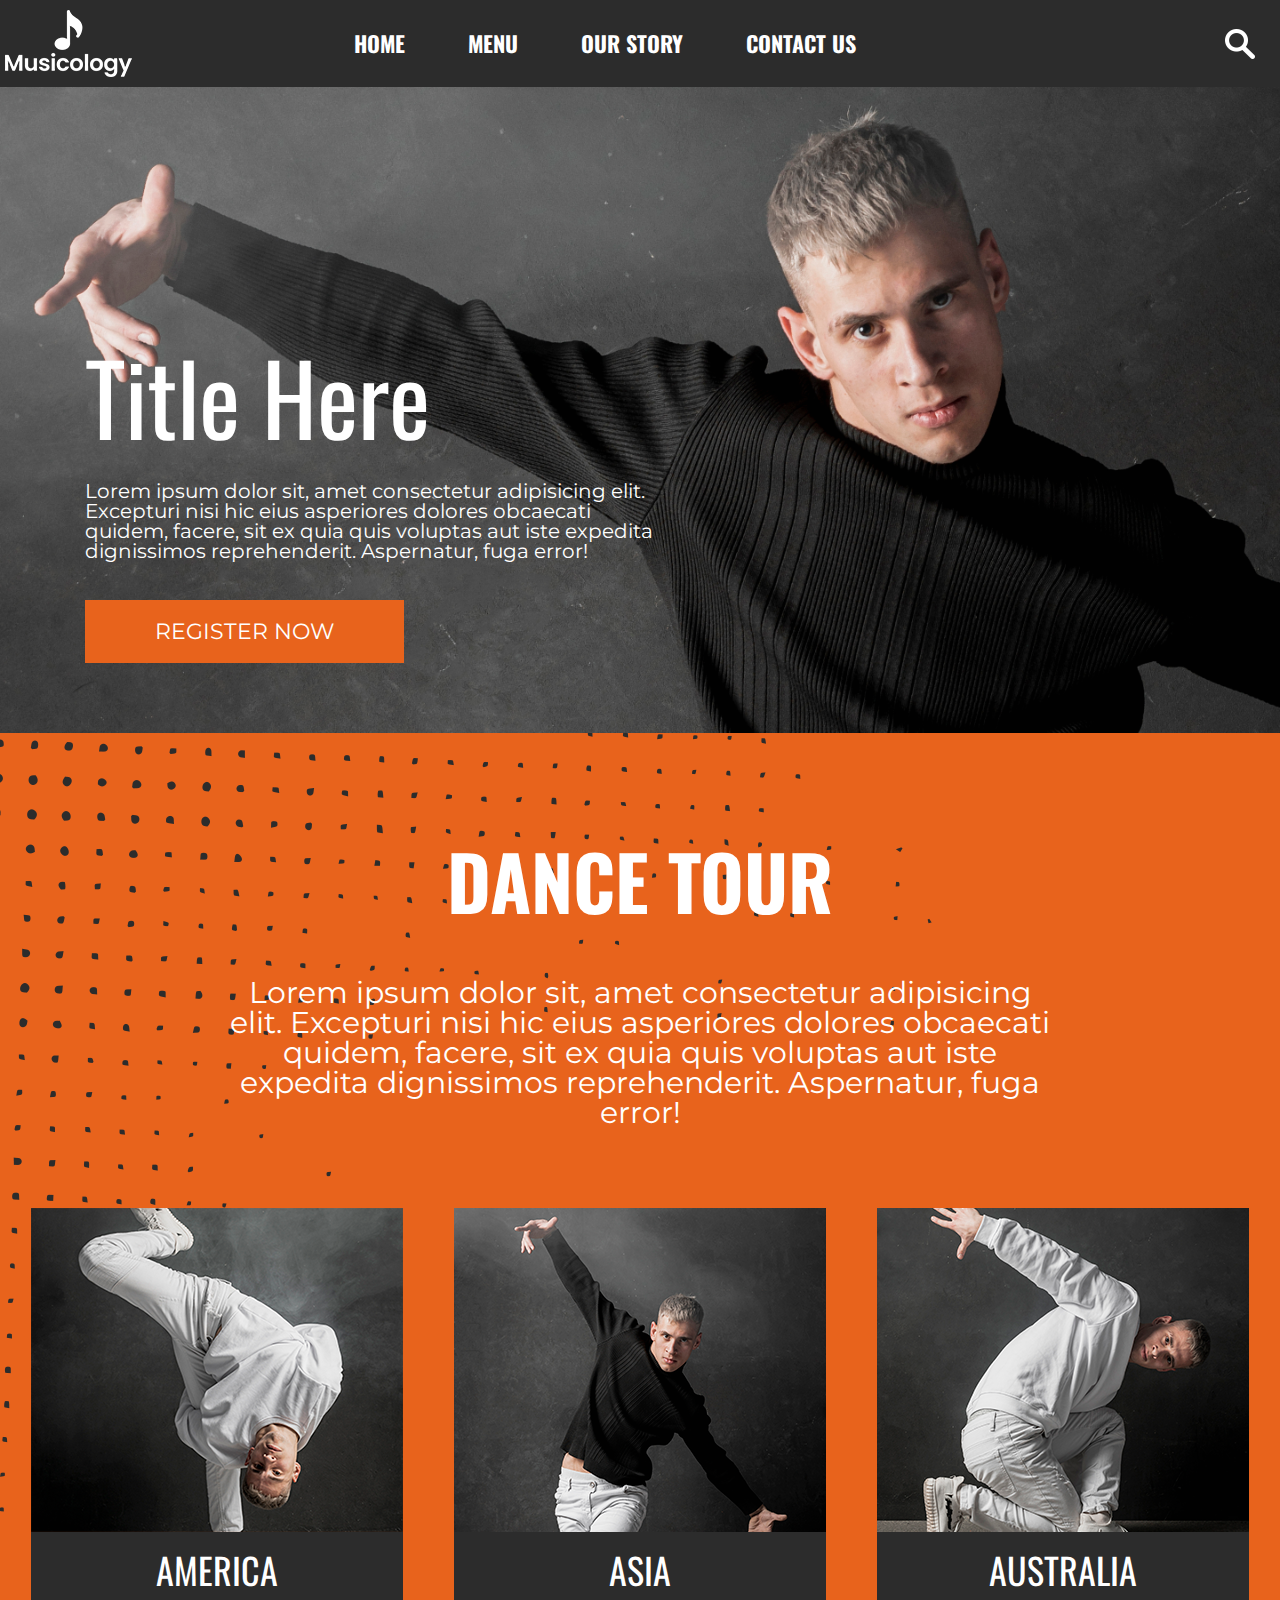
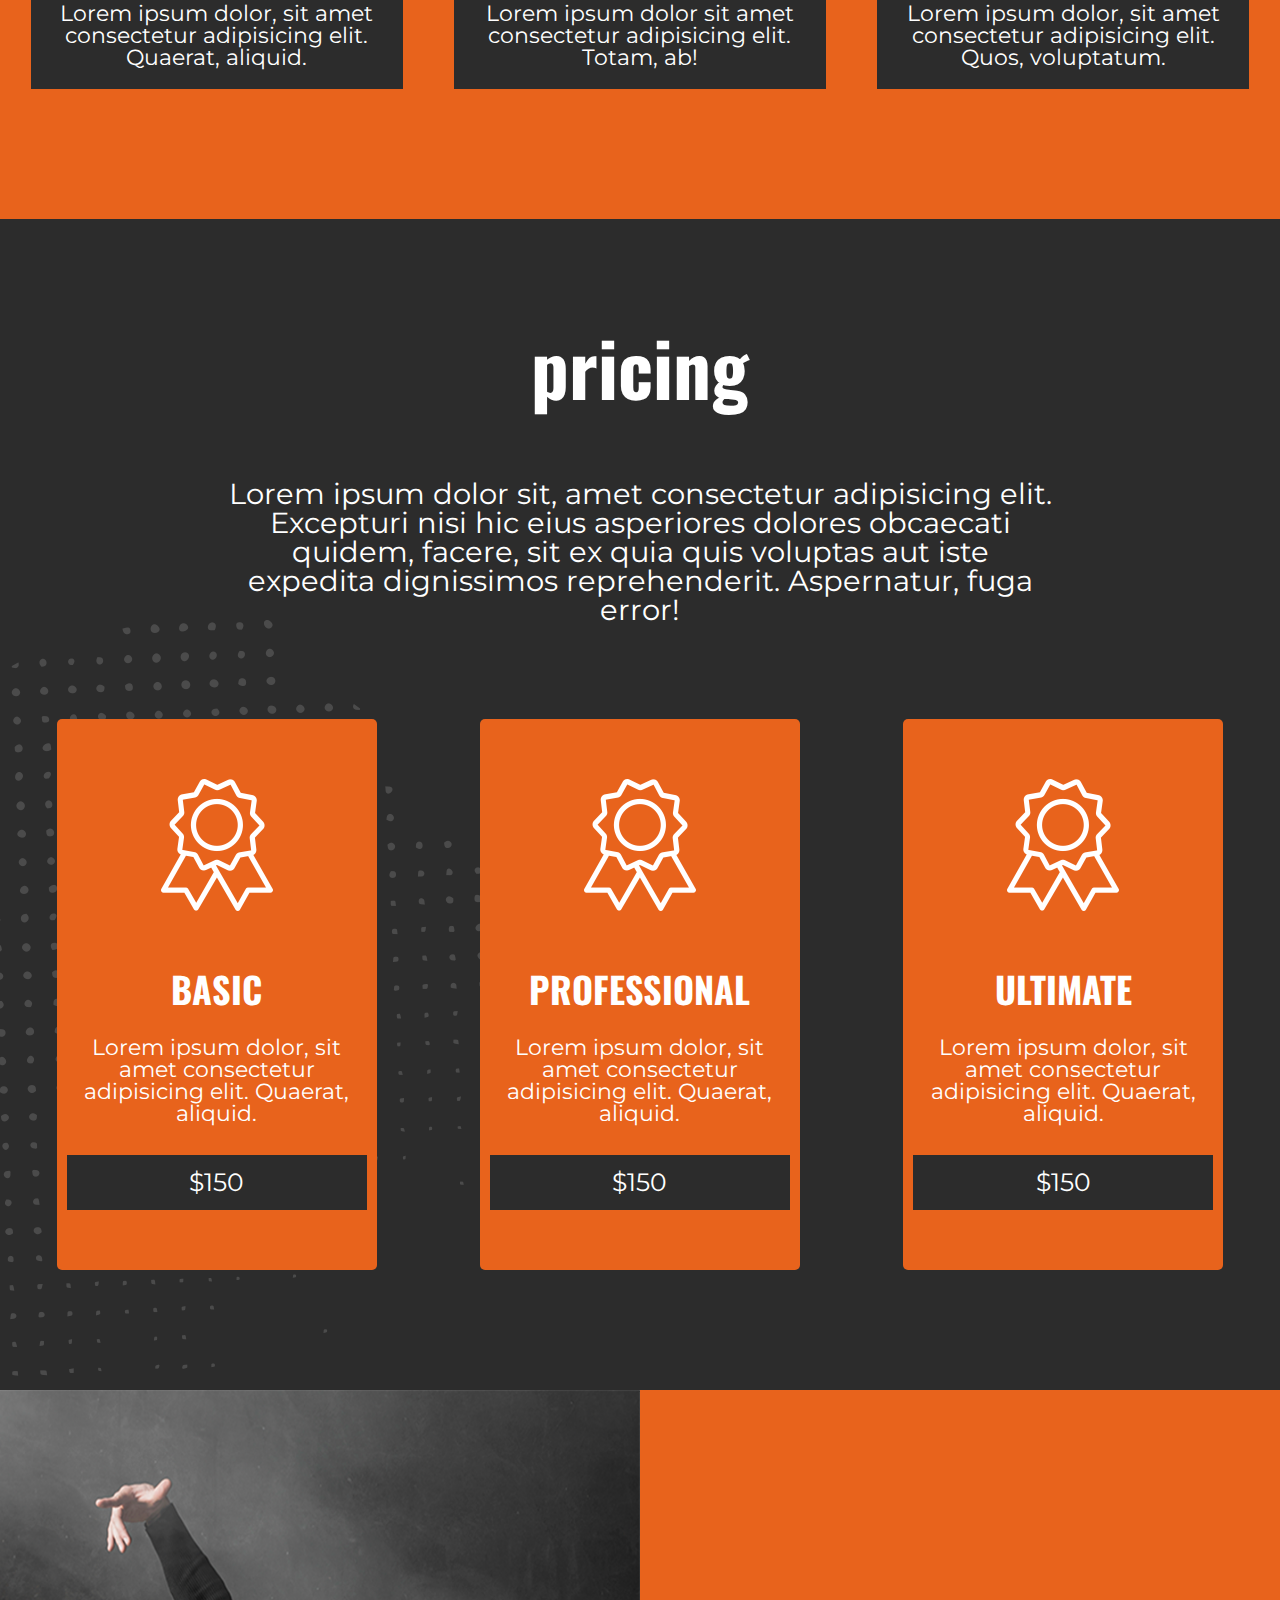
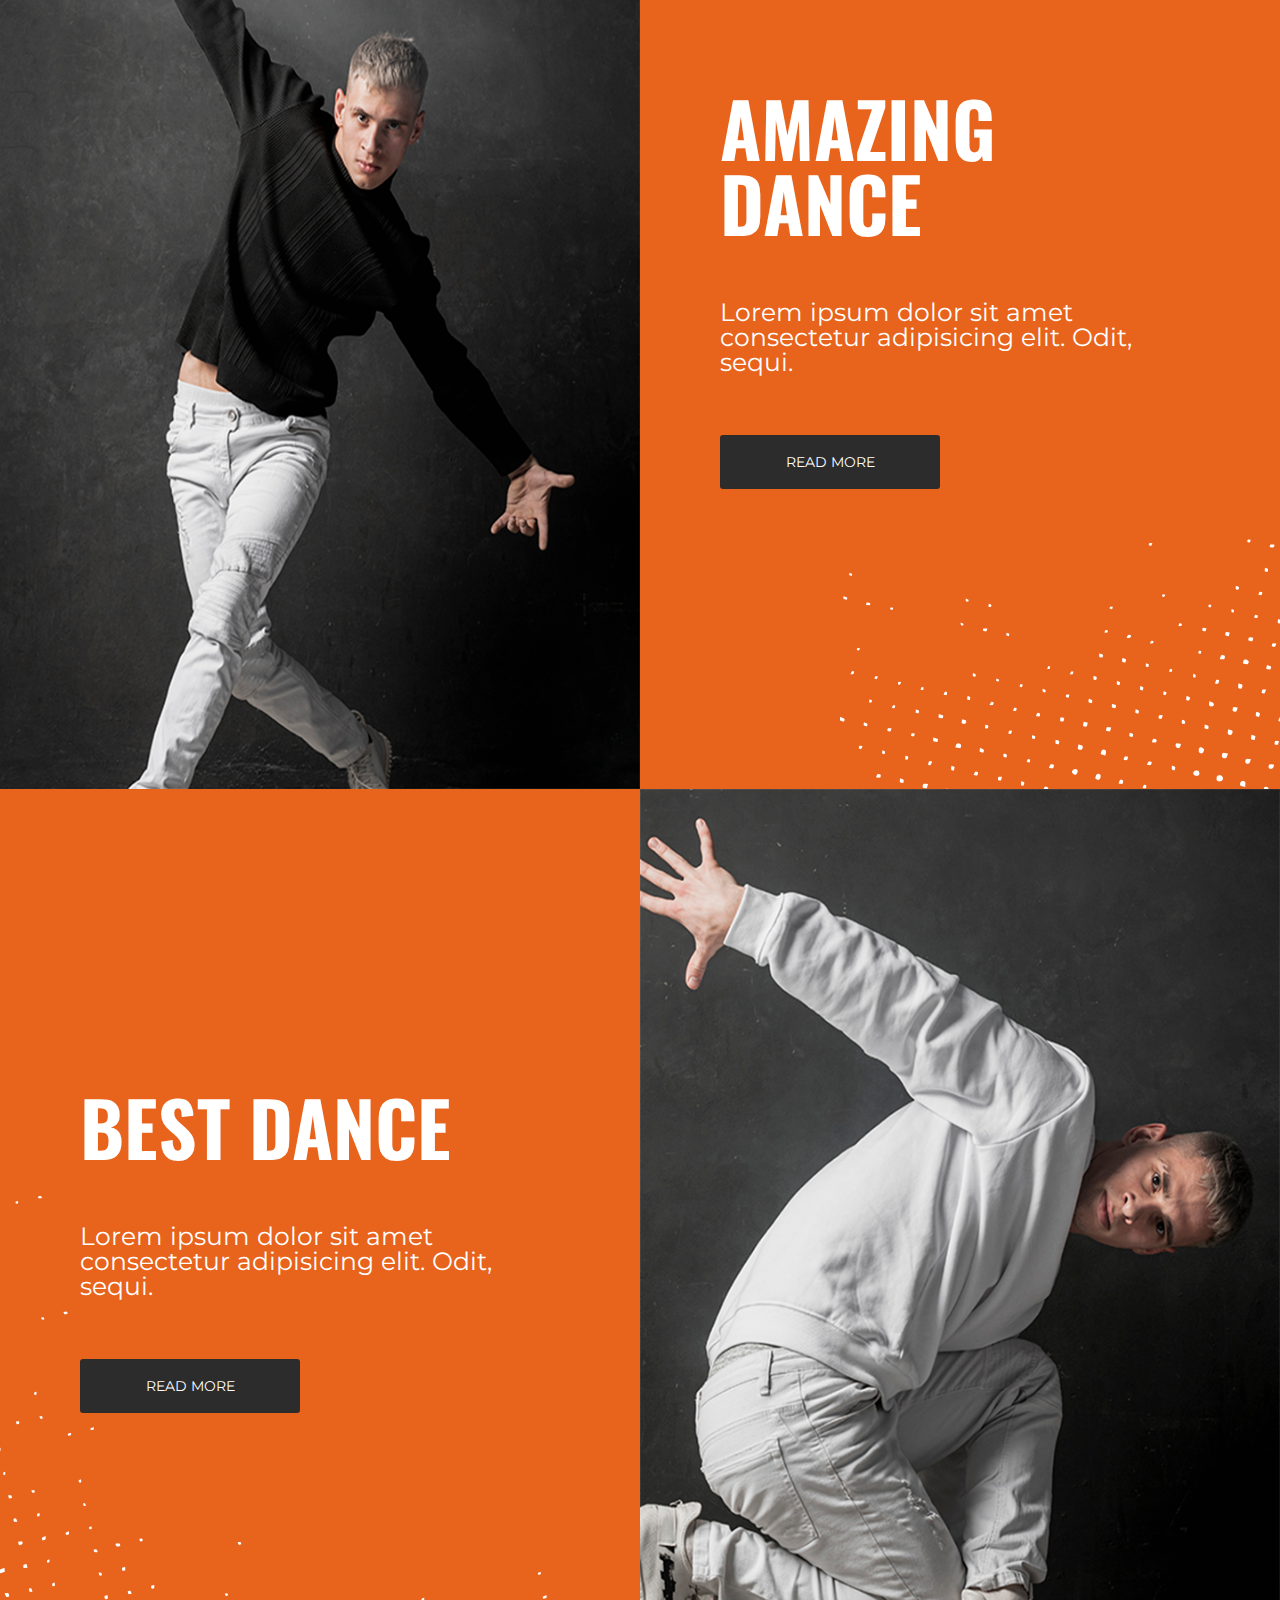
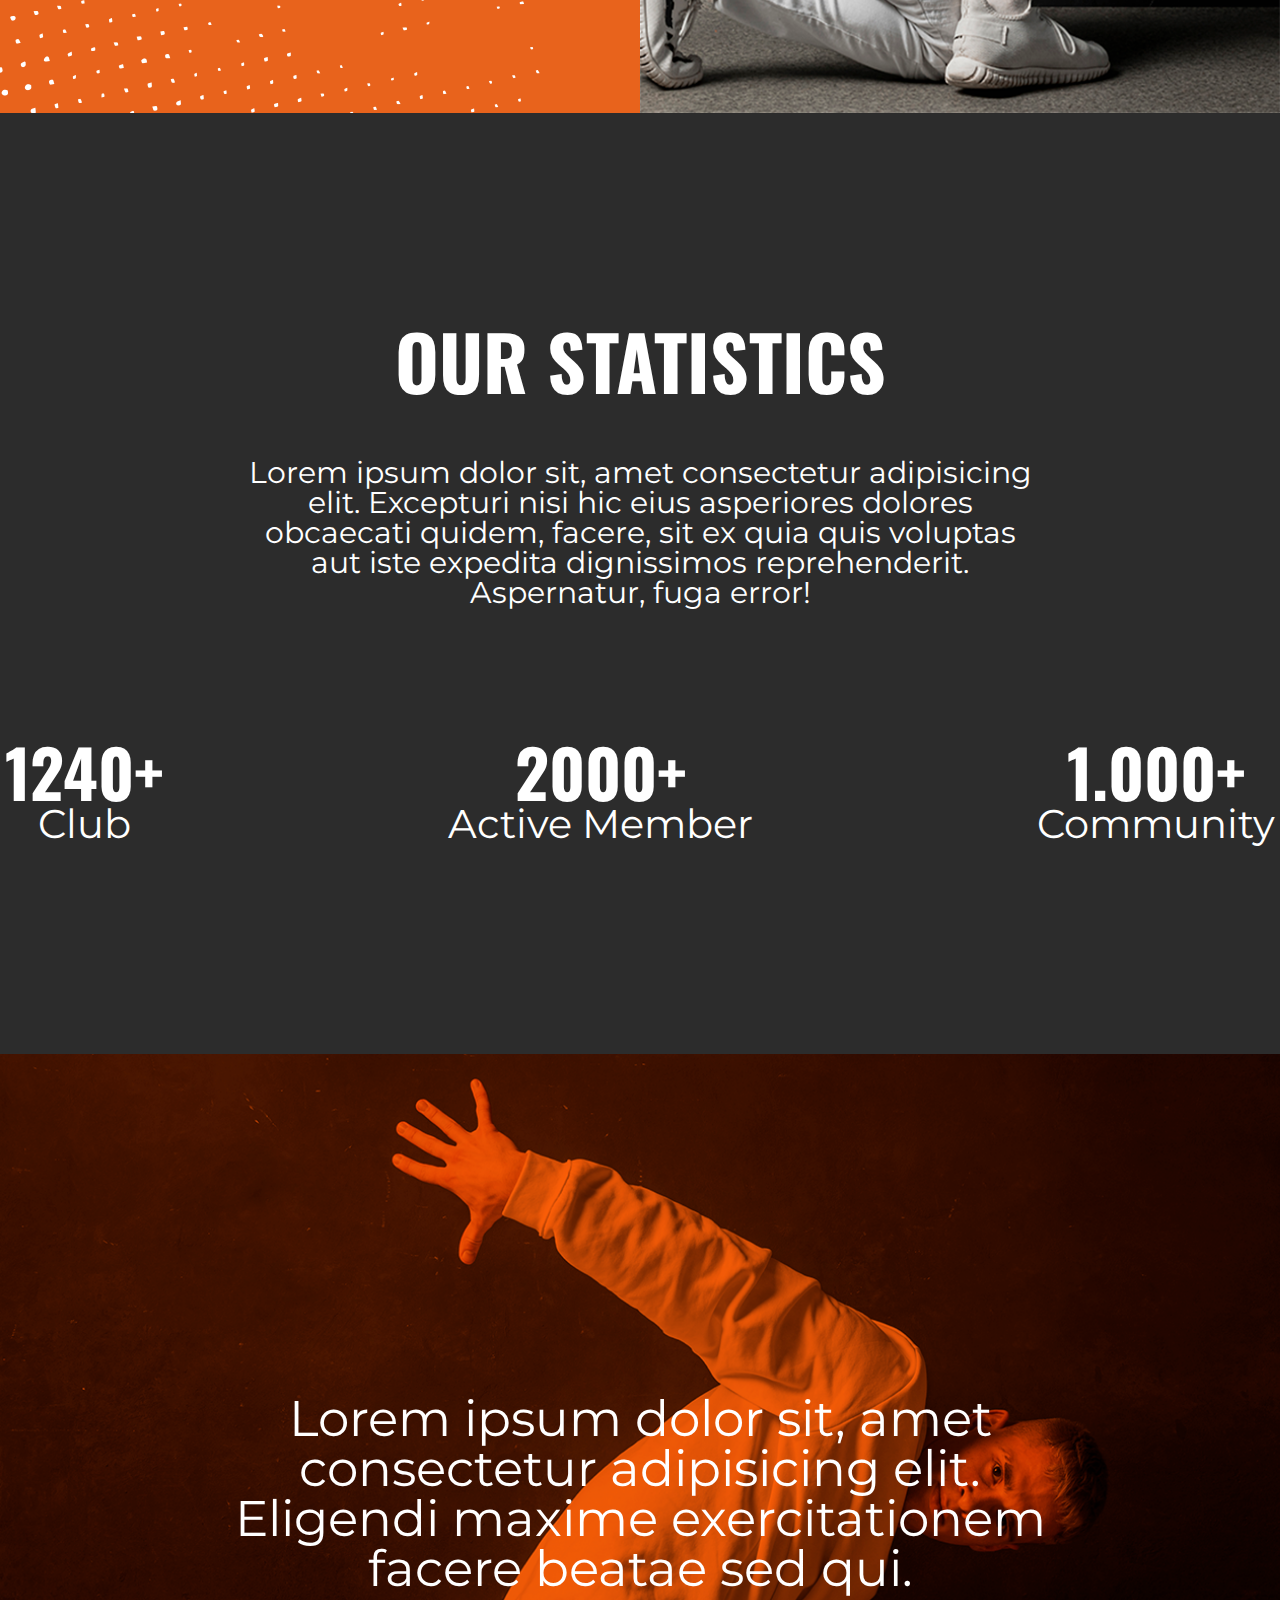
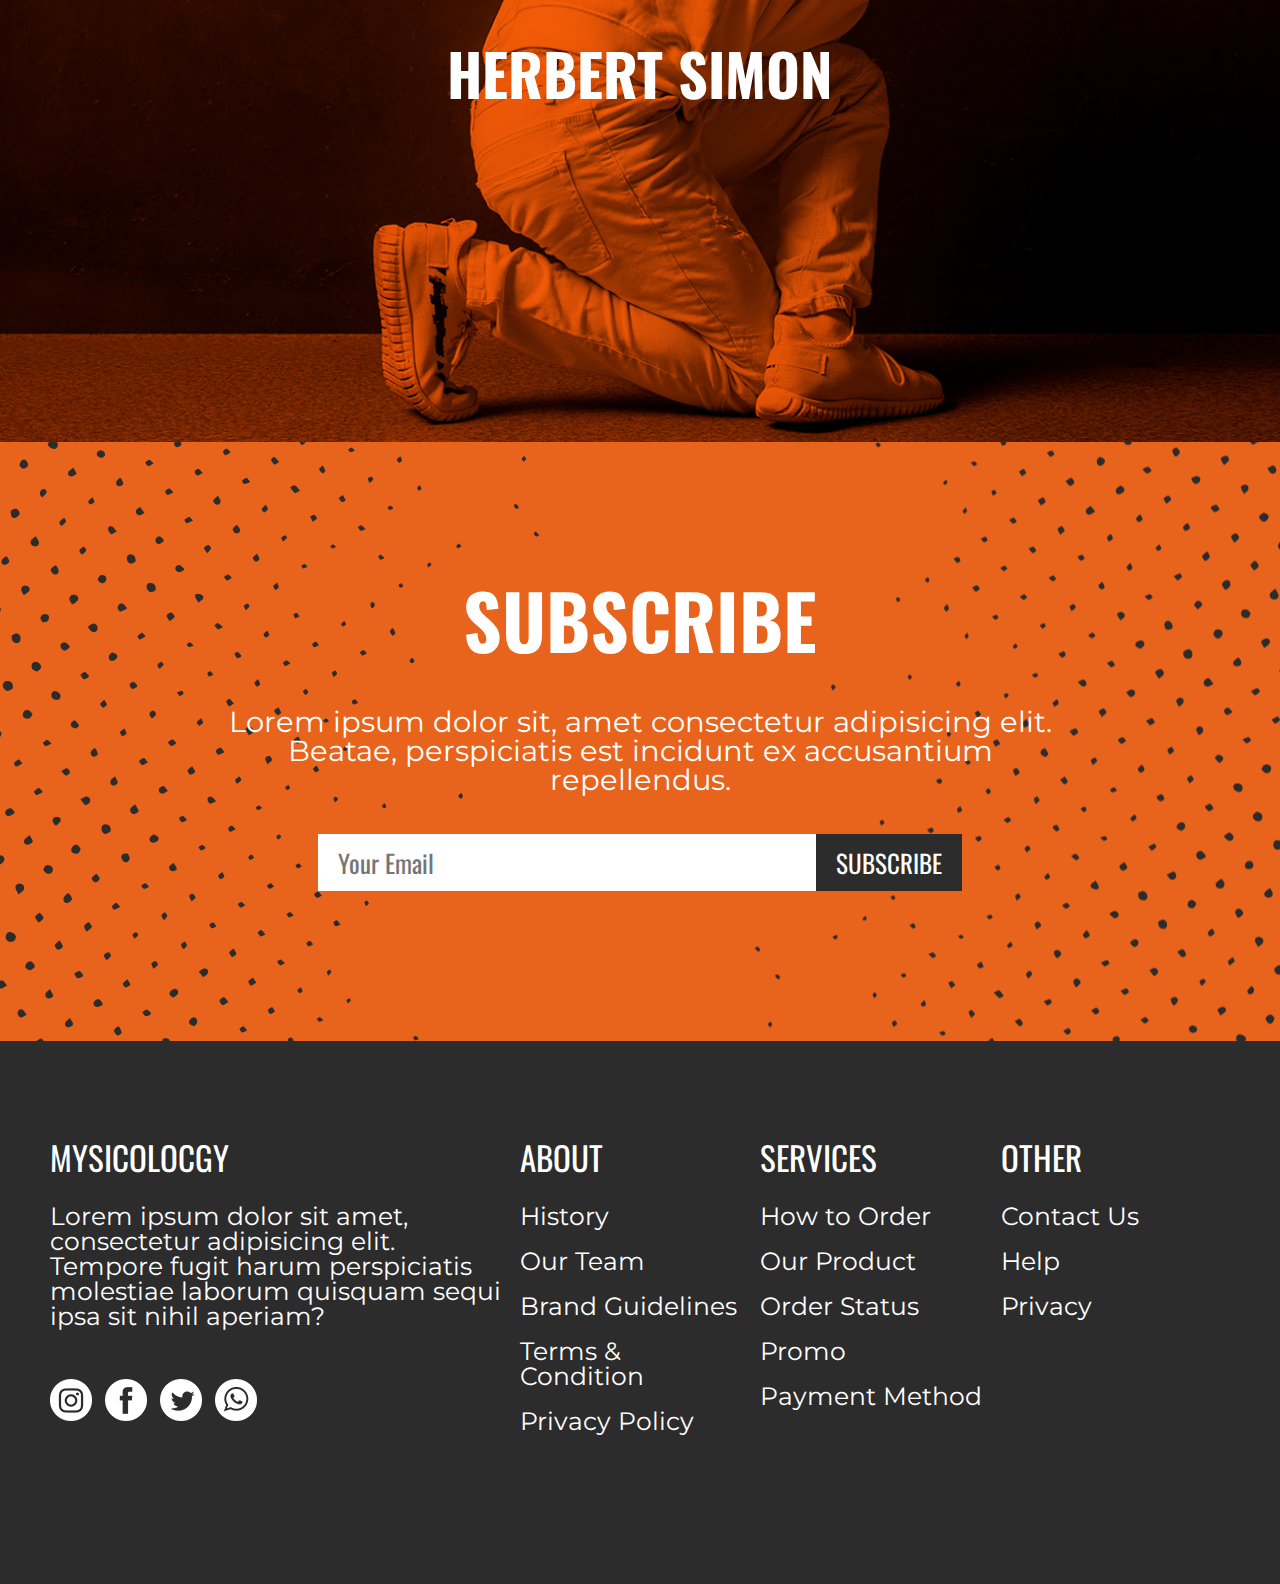
<file: index.html>
<!DOCTYPE html>
<html lang="en">
<head>
    <meta charset="UTF-8">
    <meta http-equiv="X-UA-Compatible" content="IE=edge">
    <title>dance</title>
    <meta name="viewport" content="width=device-width, initial-scale=1.0">
    <link rel="stylesheet" href="css/style.css">
    <link rel="preconnect" href="https://fonts.googleapis.com">
    <link rel="preconnect" href="https://fonts.gstatic.com" crossorigin>
    <link href="https://fonts.googleapis.com/css2?family=Montserrat&family=Oswald:wght@400;700&display=swap" rel="stylesheet">

    <link rel="icon" type="image/x-icon" href="favicons/favicon.ico">
</head>
<body>
    <header>
        <div class="header__container container">
            <img class="header__logo" src="image/logo/Vector Smart Object (Double Click to Edit).png" alt="">
            <p class="header__menu">MENU</p>
            <ul class="header__nav">
                <li class="header__nav-li"><a class="header__nav-link" href="#">HOME</a></li>
                <li class="header__nav-li"><a class="header__nav-link" href="#">MENU</a></li>
                <li class="header__nav-li"><a class="header__nav-link" href="#">OUR STORY</a></li>
                <li class="header__nav-li"><a class="header__nav-link" href="#">CONTACT US</a></li>
                <li class="close">X</li>
            </ul>
            
            <form class="header__form" action="#">
                <div class="header__input"><input class="header__input-text" type="text"></div>
            </form>

        </div>
        

    </header>

    <div class="titlehere">
        <div class="titlehere__container container">
            <h1 class="titlehere__title">Title Here</h1>
            <p class="titlehere__subtitle">Lorem ipsum dolor sit, amet consectetur adipisicing elit. Excepturi nisi hic eius asperiores dolores obcaecati quidem, facere, sit ex quia quis voluptas aut iste expedita dignissimos reprehenderit. Aspernatur, fuga error!</p>
            <p class="titlehere__btn btn"><a href="#">REGISTER NOW</a></p>
        </div>

    </div>

    <div class="dance">
        <div class="dance__container container">
            <div class="dance__header">
                <h2 class="dance__title title">DANCE TOUR</h2>
                <p class="dance__subtitle">Lorem ipsum dolor sit, amet consectetur adipisicing elit. Excepturi nisi hic eius asperiores dolores obcaecati quidem, facere, sit ex quia quis voluptas aut iste expedita dignissimos reprehenderit. Aspernatur, fuga error!</p>
            </div>
            <div class="dance__blocks">
                <div class="dance__block">
                    <img class="dance__block-img" src="image/content/Shape.png" alt="">
                    <div class="dance__block-text">
                        <h3 class="dance__block-title">AMERICA</h3>
                        <p class="dance__block-subtitle">Lorem ipsum dolor, sit amet consectetur adipisicing elit. Quaerat, aliquid.</p>
                    </div>
                </div>
                <div class="dance__block">
                    <img class="dance__block-img" src="image/content/Place Your Image Here (Double Click to Edit).png" alt="">
                    <div class="dance__block-text">
                        <h3 class="dance__block-title">ASIA</h3>
                        <p class="dance__block-subtitle">Lorem ipsum dolor sit amet consectetur adipisicing elit. Totam, ab!</p>
                    </div>
                </div>
                <div class="dance__block">
                    <img class="dance__block-img" src="image/content/Place Your Image Here3 (Double Click to Edit).png" alt="">
                    <div class="dance__block-text">
                        <h3 class="dance__block-title">AUSTRALIA</h3>
                        <p class="dance__block-subtitle">Lorem ipsum dolor, sit amet consectetur adipisicing elit. Quos, voluptatum.</p>
                    </div>
                </div>
            </div>
        </div>

    </div>
    <div class="pricing">
        <div class="pricing__container container">
            <div class="pricing__header">
                <h2 class="pricing__title title">pricing</h2>
                <p class="pricing__subtitle">Lorem ipsum dolor sit, amet consectetur adipisicing elit. Excepturi nisi hic eius asperiores dolores obcaecati quidem, facere, sit ex quia quis voluptas aut iste expedita dignissimos reprehenderit. Aspernatur, fuga error!</p>
            </div>
            <div class="pricing__blocks">
                <div class="pricing__block">
                    <img class="pricing__block-img" src="image/content/Place Your Image Herebloc (Double Click to Edit).png" alt="">
                    <div class="pricing__block-text">
                        <h3 class="pricing__block-title">BASIC</h3>
                        <p class="pricing__block-subtitle">Lorem ipsum dolor, sit amet consectetur adipisicing elit. Quaerat, aliquid.</p>
                        <p class="pricing__block-price btn"><a class="pricing__block-link" href="#">$150</a></p>
                    </div>
                </div>
                <div class="pricing__block">
                    <img class="pricing__block-img" src="image/content/Place Your Image Herebloc (Double Click to Edit).png" alt="">
                    <div class="pricing__block-text">
                        <h3 class="pricing__block-title">PROFESSIONAL</h3>
                        <p class="pricing__block-subtitle">Lorem ipsum dolor, sit amet consectetur adipisicing elit. Quaerat, aliquid.</p>
                        <p class="pricing__block-price btn"><a class="pricing__block-link" href="#">$150</a></p>
                    </div>
                </div>
                <div class="pricing__block">
                    <img class="pricing__block-img" src="image/content/Place Your Image Herebloc (Double Click to Edit).png" alt="">
                    <div class="pricing__block-text">
                        <h3 class="pricing__block-title">ULTIMATE</h3>
                        <p class="pricing__block-subtitle">Lorem ipsum dolor, sit amet consectetur adipisicing elit. Quaerat, aliquid.</p>
                        <p class="pricing__block-price btn"><a class="pricing__block-link" href="#">$150</a></p>
                    </div>
                </div>
                
            </div>
        </div>

    </div>
    <div class="dances">
        <div class="dances__amazing">
            <div class="dances__amazing-blimg"><img class="dances__amazing-img" src="image/date2208.png" alt=""></div>
            <div class="dances__amazing-block">
                <h3 class="dances__amazing-title title">AMAZING DANCE</h3>
                <p class="dances__amazing-subtitle">Lorem ipsum dolor sit amet consectetur adipisicing elit. Odit, sequi.</p>
                <p class="dances__amazing-btn btn"><a class="dances__amazing-link" href="#">READ MORE</a></p>
            </div>
        </div>
        <div class="dances__amazing">
            <div class="dances__amazing-block">
                <h3 class="dances__amazing-title title">BEST DANCE</h3>
                <p class="dances__amazing-subtitle">Lorem ipsum dolor sit amet consectetur adipisicing elit. Odit, sequi.</p>
                <p class="dances__amazing-btn btn"><a class="dances__amazing-link" href="#">READ MORE</a></p>
            </div>
            <div class="dances__amazing-blimg"><img class="dances__amazing-img" src="image/date22.png" alt=""></div>
        </div>
    </div>

    <div class="statis">
        <div class="statis__container container">
            <div class="statis__header">
                <h2 class="statis__title title">OUR STATISTICS</h2>
                <p class="statis__subtitle">Lorem ipsum dolor sit, amet consectetur adipisicing elit. Excepturi nisi hic eius asperiores dolores obcaecati quidem, facere, sit ex quia quis voluptas aut iste expedita dignissimos reprehenderit. Aspernatur, fuga error!</p>
            </div>
            <div class="statis__blocks">
                <div class="statis__block">
                    <div class="statis__block-text">
                        <h3 class="statis__block-title">1240+</h3>
                        <p class="statis__block-subtitle">Club</p>
                    </div>
                </div>
                <div class="statis__block">
                    <div class="statis__block-text">
                        <h3 class="statis__block-title">2000+</h3>
                        <p class="statis__block-subtitle">Active Member</p>
                    </div>
                </div>
                <div class="statis__block">
                    <div class="statis__block-text">
                        <h3 class="statis__block-title">1.000+</h3>
                        <p class="statis__block-subtitle">Community</p>
                    </div>
                </div>
                
            </div>
        </div>

    </div>
    <div class="herbert">
        <div class="herbert__container container">
            <p class="herbert__text">Lorem ipsum dolor sit, amet consectetur adipisicing elit. Eligendi maxime exercitationem facere beatae sed qui.</p>
            <h2 class="herbert__author"> HERBERT SIMON</h2>
        </div>
    </div>

    <div class="subscribe">
        <div class="subscribe__container container">
            <h2 class="subscribe_title title">SUBSCRIBE</h2>
            <p class="subscribe__subtitle">Lorem ipsum dolor sit, amet consectetur adipisicing elit. Beatae, perspiciatis est incidunt ex accusantium repellendus.</p>
            <form class="subscribe__form" action="#">
                <input class="subscribe__input-text" placeholder="Your Email" type="text">
                <input class="subscribe__input-submit btn" type="submit" value="SUBSCRIBE">
            </form>
        </div>
    </div>
    <footer>
        <div class="footer__container">
            <div class="footer__blocks">
                <div class="footer__block">
                    <h3 class="footer__block-title">MYSICOLOCGY</h3>
                    <p class="footer__block-subtitle">Lorem ipsum dolor sit amet, consectetur adipisicing elit. Tempore fugit harum perspiciatis molestiae laborum quisquam sequi ipsa sit nihil aperiam?</p>
                    <ul class="footer__block-ul">
                        <li class="footer__block-li"><a class="footer__block-link" href="#"><img src="image/Instagram.png" alt=""></a></li>
                        <li class="footer__block-li"><a class="footer__block-link" href="#"><img src="image/Facebook.png" alt=""></a></li>
                        <li class="footer__block-li"><a class="footer__block-link" href="#"><img src="image/Twitter.png" alt=""></a></li>
                        <li class="footer__block-li"><a class="footer__block-link" href="#"><img src="image/WhatsApp.png" alt=""></a></li>
                    </ul>
                </div>
                <div class="footer__block">
                    <h3 class="footer__block-title">ABOUT</h3>
                    <p class="footer__block-subtitle">History</p>
                    <p class="footer__block-subtitle">Our Team</p>
                    <p class="footer__block-subtitle">Brand Guidelines</p>
                    <p class="footer__block-subtitle">Terms & Condition</p>
                    <p class="footer__block-subtitle">Privacy Policy</p>
                    
                </div>
                <div class="footer__block">
                    <h3 class="footer__block-title">SERVICES</h3>
                    <p class="footer__block-subtitle">How to Order</p>
                    <p class="footer__block-subtitle">Our Product</p>
                    <p class="footer__block-subtitle">Order Status</p>
                    <p class="footer__block-subtitle">Promo</p>
                    <p class="footer__block-subtitle">Payment Method</p>
                    
                </div>
                <div class="footer__block">
                    <h3 class="footer__block-title">OTHER</h3>
                    <p class="footer__block-subtitle">Contact Us</p>
                    <p class="footer__block-subtitle">Help </p>
                    <p class="footer__block-subtitle">Privacy </p>
                </div>

            </div>
        </div>
    </footer>


    <script src="js/script.js"></script>
</body>
</html>
</file>
<file: css/style.css>
*{
    padding: 0;
    margin: 0;
    border: 0;
}
*,*:before,*:after{
    -moz-box-sizing: border-box;
    -webkit-box-sizing: border-box;
    box-sizing: border-box;
}
:focus,:active{outline: none;}
a:focus,a:active{outline: none;}

nav,footermheadernaside{display: block;}

html,body{
    height: 100%;
    width: 100%;
    font-size: 100%;
    line-height: 1;
    font-size: 14px;
    -ms-text-size-adjust: 100%;
    -moz-text-size-adjust: 100%;
    -webkit-text-size-adjust: 100%;
}
input,button,textarea{font-family: inherit;}

input::-ms-clear{display: none;}
button{cursor: pointer;}
button::-moz-focus-inner {padding:0;border:0;}
a, a:visited{text-decoration: none;}
a:hover{text-decoration: none;}
ul li{list-style: none;}
img{vertical-align: top;}

h1,h2,h3,h4,h5,h6{font-size:inherit;font-weight: 400;}
/*--------------------------*/
body{
    font-family: "Oswald", Helvetica, sans-serif;
    color: #FFF;
   
}
textarea,
input.text,
input[type="text"],
input[type="button"],
input[type="submit"],
.input-checkbox {
-webkit-appearance: none;
border-radius: 0;
}
.header__nav-link{
    font-size: 22px;
    font-weight: bold;
    z-index: 11;
}
a{
    color: #FFF;
}
.btn{
    transition: 0.5s all;
}
.btn:hover{
    opacity: 0.7;
}
p{
    font-family: "Montserrat",serif;
   
}
.container{
    padding: 10px 5px;
    max-width: 1300px;
    margin: 0 auto;

}
.title{
    font-size: 75px;
    font-weight: bold;
}
header{
    background-color: #2c2c2c;
}
.header__container{
    display: flex;
    background-color: #2c2c2c;
    align-items: center;
    justify-content: space-between;
    position: relative;
    z-index: 11;
}
.header__nav{
}
.header__nav-li{
    position: relative;
    display: inline-block;
    margin-right: 50px;
    overflow: hidden;
    padding: 5px;
    transition: 1s all ease-in;
}
/* undeline */
.header__nav-li::before{
    content: "";
    position: absolute;
    width: 100%;
    height: 3px;
    background: #e8631c;
    bottom: 0px;
    left: -500px;
    transition: 0.5s all ease-in;
}
.header__nav-li:hover::before{
    left: 0px;
}
.header__nav-li::after{
    content: "";
    position: absolute;
    width: 100%;
    height: 3px;
    background: #e8631c;
    bottom: 0px;
    left: 500px;
    transition: 0.5s all ease-out;
}
.header__nav-li:hover::after{
    left: 0px;
}
/*underline*/
ul li:last-child{
    margin-right: 0px;
}
.header__input{   
    position: relative;
}
.header__input::after{
    content: url(../image/Search.png);
    position: absolute;
    right: 20px;
    top: 5px;
    cursor: pointer;
}
.header__input-text{
    background-color: #2c2c2c;
    color: #fff;
    padding: 10px 5px;
    border-radius: 20px;
}
.header__form input[type="text"]:focus{
   border: 1px solid #fff;
}
.header__menu{
    display: none;
    position: relative;
    font-size: 30px;
    font-weight: bold;
    cursor: pointer;
}
.header__menu::after{
    content: ">";
    position: absolute;
    font-size: 30px;
    transform: rotate(90deg);
    font-weight: 900;
    top: 25px;
    left: 40px
}
.close{
    display: none;
}
@media(max-width:780px){
    header{
        position: fixed;
        width: 100%;
    }
    .header__menu{
        display: block;
    }
    .header__nav{
        opacity: 0;
        visibility: hidden;
        transition: 1s all;
    }
    
    .header__nav{
    position: fixed;
    width: 100%;
    z-index: 11;
    height: 100%;
    top: 0px;
    text-align: center;
    background: rgba(0,0,0,0.9);
    margin-left: -5px;
    }
    .close{
        display: block;
        position: fixed;
        top: 20px;
        right: 32px;
        font-size: 50px;
        font-weight: 900;
    }

    .header__nav-li{
        display: block;
        margin: 20px 0px 50px 0px;
    }
    .header__nav-link{
        font-size: 50px;
    }
    .active{    
        opacity: 1;
        visibility: visible;
    }
    .header__form{
        display: none;
    }
}
/*  */
.titlehere{
    padding: 250px 0px 80px 0px;
    background: url(../image/bg/Place\ Your\ Image\ Here\ \(Double\ Click\ to\ Edit\).png) no-repeat;
    background-size: cover;
}
.titlehere__container {
    color: #fff;
    margin: 0px 80px;
    max-width: 600px;
}
.titlehere__title {
    font-size: 98px;
    margin-bottom: 36px;
}
.titlehere__subtitle {
    margin-bottom: 60px;
    font-size: 20px;
}
.titlehere__btn a{
    font-size: 22px;
    font-weight: 400;
    color: #fff;
    padding: 18px 70px;
    background-color: #e8631c;
}
@media(max-width:780px){
    .titlehere__container {
        margin: 0px;
    }
}

/*  */
.dance {
    background:url(../image/bg/Shape0.png)  0% -340px  no-repeat, #e8631c;
    padding: 100px 0px;
}
.dance__container {
}
.dance__header{
    max-width: 830px;
    margin: 0 auto;
    text-align: center;
}
.dance__title {
}
.title {
}
.dance__subtitle {
    margin: 60px 0px;
    font-size: 30px;
}
.dance__blocks {
    display: flex;
    justify-content: space-between;
    flex-wrap: wrap;
}
.dance__block {
    margin: 20px auto;
}

.dance__block-img {
    width: 100%;
}
.dance__block-text{
    background: #2c2c2c;
    max-width: 372px;
    text-align: center;
    padding: 20px 10px;
}
.dance__block-title {
    font-size: 36px;
    margin-bottom: 15px;
}
.dance__block-subtitle {
    font-size: 22px;
}
@media(max-width:780px){
   
}

/*  */
.pricing {
    background: url(../image/bg/Shape28.png) 0% 400px no-repeat, #2c2c2c;
    padding: 100px 0px 90px 0px;
}
.pricing__container {
}

.pricing__header {
    max-width: 830px;
    text-align: center;
    margin: 0 auto;

}
.pricing__title {
}
.title {
}
.pricing__subtitle {
    margin: 75px 0px;
    font-size: 29px;
}
.pricing__blocks {
    display: flex;
    justify-content: space-between;
    flex-wrap: wrap;
}
.pricing__block {
    background-color: #e8631c;
    width: 320px;
    border-radius: 5px;
    padding: 60px 10px;
    text-align: center;
    margin: 20px auto;
}


.pricing__block-img {
    margin-bottom: 60px;
}
.pricing__block-text {
}
.pricing__block-title {
    font-weight: bold;
    font-size: 36px;
    margin-bottom: 30px;
}
.pricing__block-subtitle {
    font-size: 22px;
    margin-bottom: 30px;
}
.pricing__block-price {
}
.pricing__block-link {
    background-color: #2c2c2c;
    padding: 15px 0px;
    font-size: 25px;
    width: 100%;
    display: block;
}
@media(max-width:780px){
    
}

/*  */
.dances {
}
.dances__amazing {
    display: flex;
    justify-content: space-between; 
}
.dances__amazing-blimg {
    width: 50%;
}
.dances__amazing-img {
    width: 100%;
    height: 100%;
}
.dances__amazing-block {
    background: url(../image/bg/Shaperightorange.png)  200px 400px no-repeat,#e8631c;
    width: 50%;
    padding: 300px 80px;
    
}
.dances .dances__amazing-block:first-child{
    background: url(../image/bg/Shapeleftorange.png)  -110px 400px no-repeat,#e8631c;
}
.dances__amazing-title {
}
.dances__amazing-subtitle {
    font-size: 25px;
    margin: 60px 0px;
}
.dances__amazing-btn {
}
.dances__amazing-link{
    background-color: #2c2c2c;
    padding: 20px 0px;
    width: 220px;
    text-align: center;
    border-radius: 3px;
    display: inline-block;

}
@media(max-width:780px){
    .dances__amazing{
        display: block;
    }
    .dances__amazing-blimg {
        display: none;
    }
    .dances__amazing-img {
        width: 100%;
        height: 100%;
    }
    .dances__amazing-block {
        background-color: #e8631c;
        width: auto;
        padding: 300px 80px;
        
    }
}
/*  */
.statis {
    background-color: #2c2c2c;
    padding: 200px 0px;
}
.statis__container {
}
.container {
}
.statis__header {
    max-width: 800px;
    margin: 0 auto;
    text-align: center;
}
.statis__title {
    margin-bottom: 60px;
}
.statis__subtitle {
    margin-bottom: 130px;
    font-size: 30px;
}
.statis__blocks {
    display: flex;
    justify-content: space-between;
}
.statis__block {
}
.statis__block-text {
    text-align: center;
}
.statis__block-title {
    font-size: 66px;
    font-weight: bold;
}
.statis__block-subtitle {
    font-size: 40px;
    font-family: 'Montserrat', sans-serif;
}
@media(max-width:780px){
    .statis__blocks {
        display: block;
    }
    .statis__block {
        margin-bottom: 20px;
    }
}

/*  */
.herbert {
    background: url(../image/bg/datenew.png) no-repeat;
    background-size: cover;
    padding: 330px 0px;
}

.herbert__container {
 max-width: 900px;
 text-align: center;
}
.container {
}
.herbert__text {
    font-size: 50px;
    margin-bottom: 50px;
}
.herbert__author {
    font-size: 58px;
    font-weight: bold;
}
@media(max-width: 780px){
    .herbert__text {
        font-size: 40px;
    }
    .herbert__author {
        font-size: 48px;
    }
}

/*  */
.subscribe {
    background: url(../image/bg/subcleft.png) left no-repeat,url(../image/bg/subcright.png) right no-repeat,#e8631c;
    text-align: center;
    padding: 130px 0px;
}
.subscribe__container {
    max-width: 850px;
}

.subscribe_title {
    margin-bottom: 50px;
}
.subscribe__subtitle {
    margin-bottom: 40px;
    font-size: 29px;
}
.subscribe__form {
    padding: 0px 5px;
}
.subscribe__input-text {
    width: 500px;
    font-size: 25px;
    padding: 10px 20px;
    margin-bottom: 10px;
    -webkit-appearance: none;
    border-radius: 0;
}
.subscribe__input-submit {
    background-color: #2c2c2c;
    color: #fff;
    font-size: 25px;
    padding: 10px 20px;
    cursor: pointer;
    margin-left: -5px;

}
@media(max-width: 780px){
    .subscribe__input-text {
        width: auto;
    }
}
/*  */
footer{
    background-color: #2c2c2c;
    padding: 100px 50px;
}
.footer__container {
}
.container {
}
.footer__blocks {
    display: flex;
    justify-content: space-between;
    column-gap: 12px;
    flex-wrap: wrap;
}
.footer__block {
    flex: 1;
    margin-bottom: 30px;
}
.footer__block:first-child{
    flex: 2;
}
.footer__block-title {
    font-size: 33px;
    margin-bottom: 30px;
}
.footer__block-subtitle {
    font-size: 25px;
    margin-bottom: 20px;
}
.footer__block:first-child p{
    margin-bottom: 50px;
}
.footer__block-ul {
}
.footer__block-li {
    display: inline-block;
    margin:  0px 10px 10px 0px;
}
.footer__block-link {
}

@media(max-width:780px){
    
}
</file>
